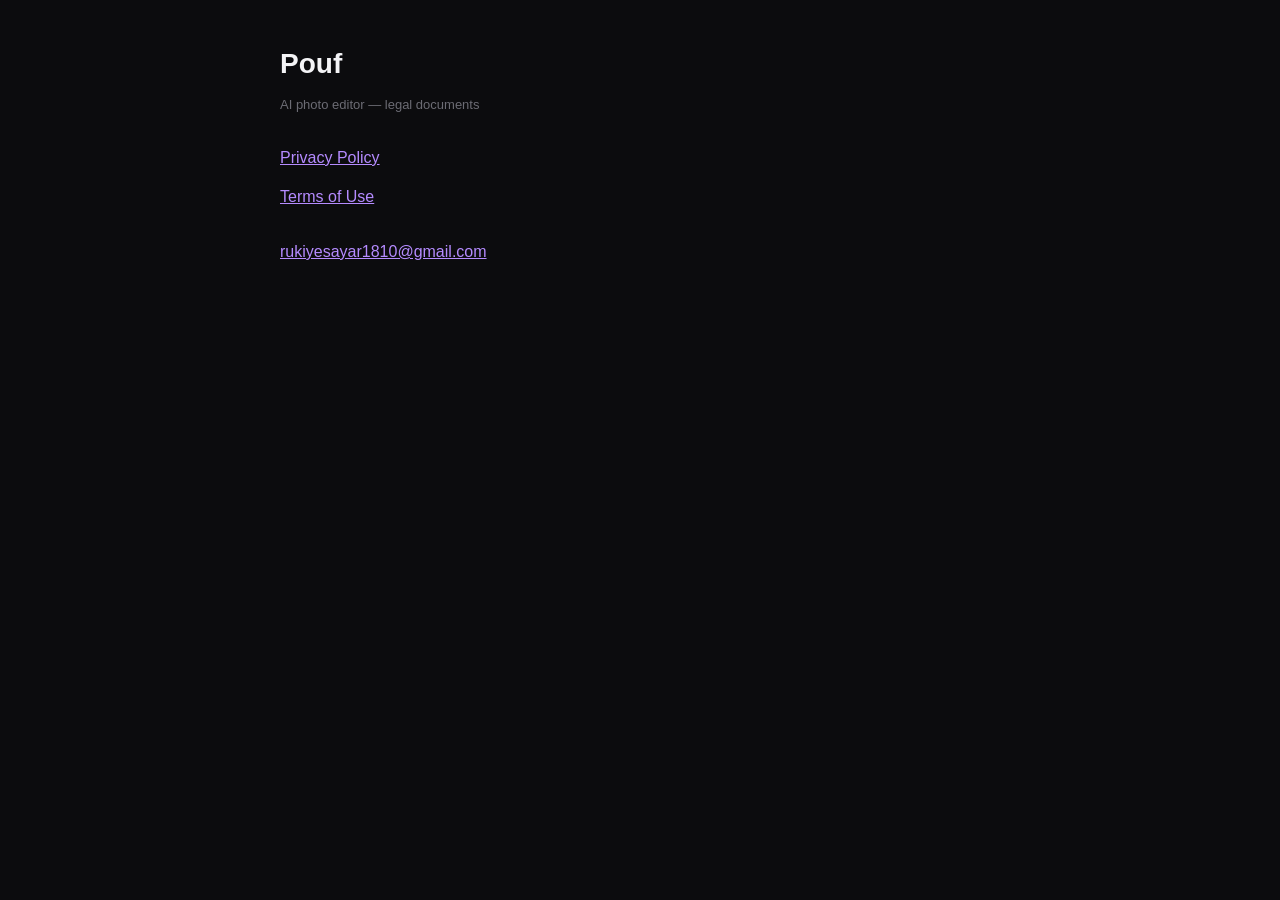
<file: index.html>
<!DOCTYPE html>
<html lang="en">
<head>
<meta charset="utf-8">
<meta name="viewport" content="width=device-width, initial-scale=1">
<title>Pouf — Legal</title>
<link rel="stylesheet" href="style.css">
</head>
<body>
<div class="wrap">
<h1>Pouf</h1>
<p class="meta">AI photo editor — legal documents</p>
<p><a href="privacy.html">Privacy Policy</a></p>
<p><a href="terms.html">Terms of Use</a></p>
<p style="margin-top:28px"><a href="mailto:rukiyesayar1810@gmail.com">rukiyesayar1810@gmail.com</a></p>
</div>
</body>
</html>
</file>
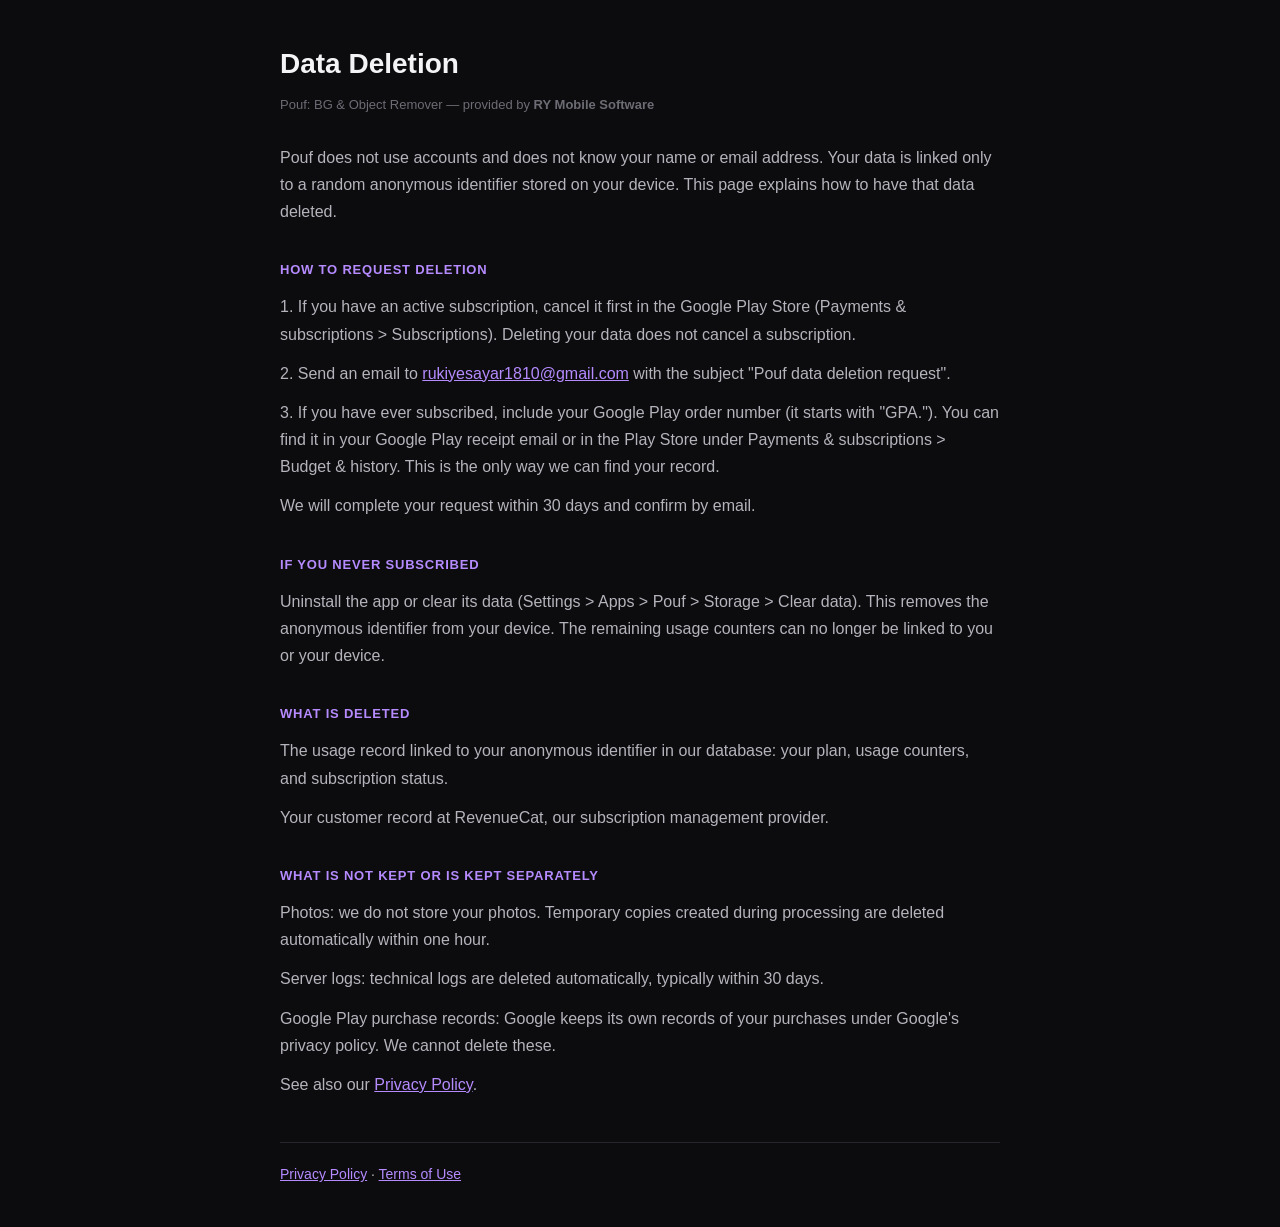
<file: delete.html>
<!DOCTYPE html>
<html lang="en">
<head>
<meta charset="utf-8">
<meta name="viewport" content="width=device-width, initial-scale=1">
<title>Data Deletion — Pouf</title>
<link rel="stylesheet" href="style.css">
</head>
<body>
<div class="wrap">

<h1>Data Deletion</h1>
<p class="meta">Pouf: BG &amp; Object Remover — provided by <strong>RY Mobile Software</strong></p>

<p>Pouf does not use accounts and does not know your name or email address. Your data is linked only to a random anonymous identifier stored on your device. This page explains how to have that data deleted.</p>

<h2>How to Request Deletion</h2>
<p>1. If you have an active subscription, cancel it first in the Google Play Store (Payments &amp; subscriptions &gt; Subscriptions). Deleting your data does not cancel a subscription.</p>
<p>2. Send an email to <a href="mailto:rukiyesayar1810@gmail.com?subject=Pouf%20data%20deletion%20request">rukiyesayar1810@gmail.com</a> with the subject "Pouf data deletion request".</p>
<p>3. If you have ever subscribed, include your Google Play order number (it starts with "GPA."). You can find it in your Google Play receipt email or in the Play Store under Payments &amp; subscriptions &gt; Budget &amp; history. This is the only way we can find your record.</p>
<p>We will complete your request within 30 days and confirm by email.</p>

<h2>If You Never Subscribed</h2>
<p>Uninstall the app or clear its data (Settings &gt; Apps &gt; Pouf &gt; Storage &gt; Clear data). This removes the anonymous identifier from your device. The remaining usage counters can no longer be linked to you or your device.</p>

<h2>What Is Deleted</h2>
<p>The usage record linked to your anonymous identifier in our database: your plan, usage counters, and subscription status.</p>
<p>Your customer record at RevenueCat, our subscription management provider.</p>

<h2>What Is Not Kept or Is Kept Separately</h2>
<p>Photos: we do not store your photos. Temporary copies created during processing are deleted automatically within one hour.</p>
<p>Server logs: technical logs are deleted automatically, typically within 30 days.</p>
<p>Google Play purchase records: Google keeps its own records of your purchases under Google's privacy policy. We cannot delete these.</p>

<p>See also our <a href="privacy.html">Privacy Policy</a>.</p>

<div class="nav"><a href="privacy.html">Privacy Policy</a> · <a href="terms.html">Terms of Use</a></div>

</div>
</body>
</html>
</file>
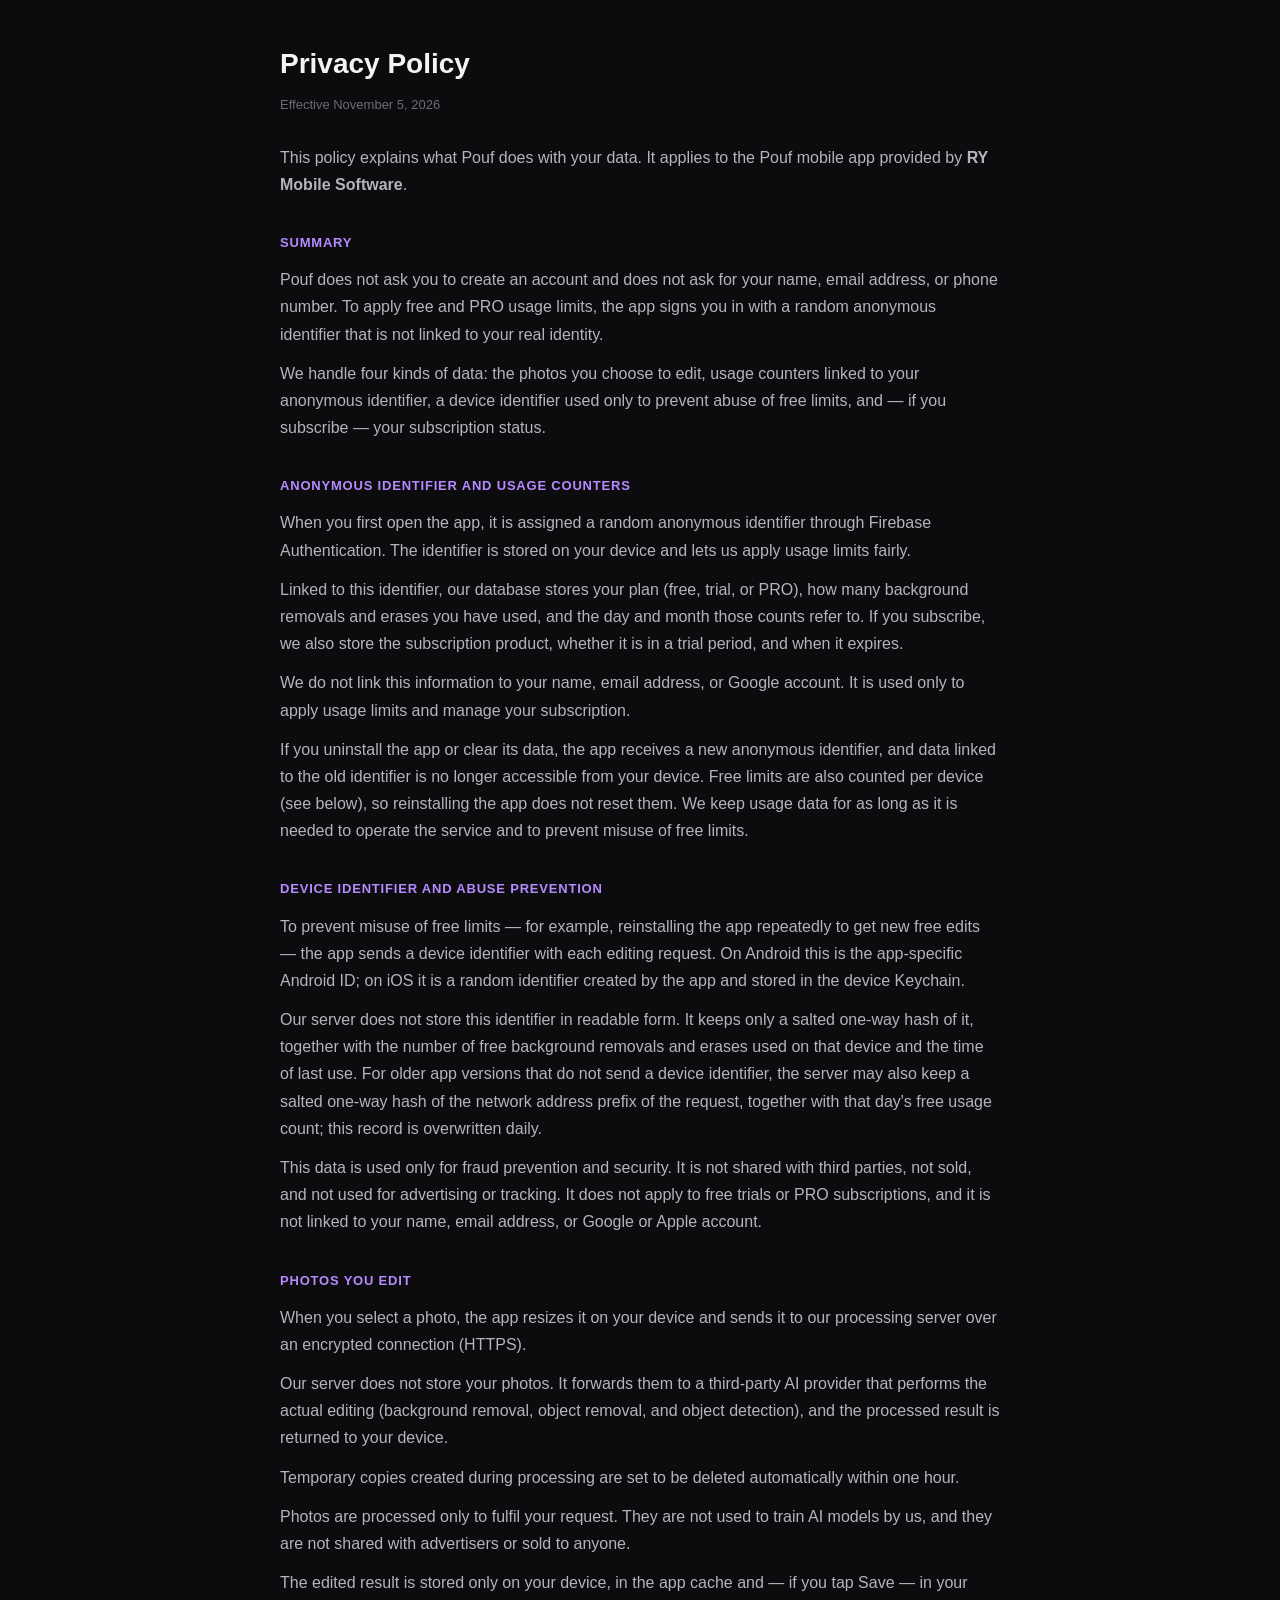
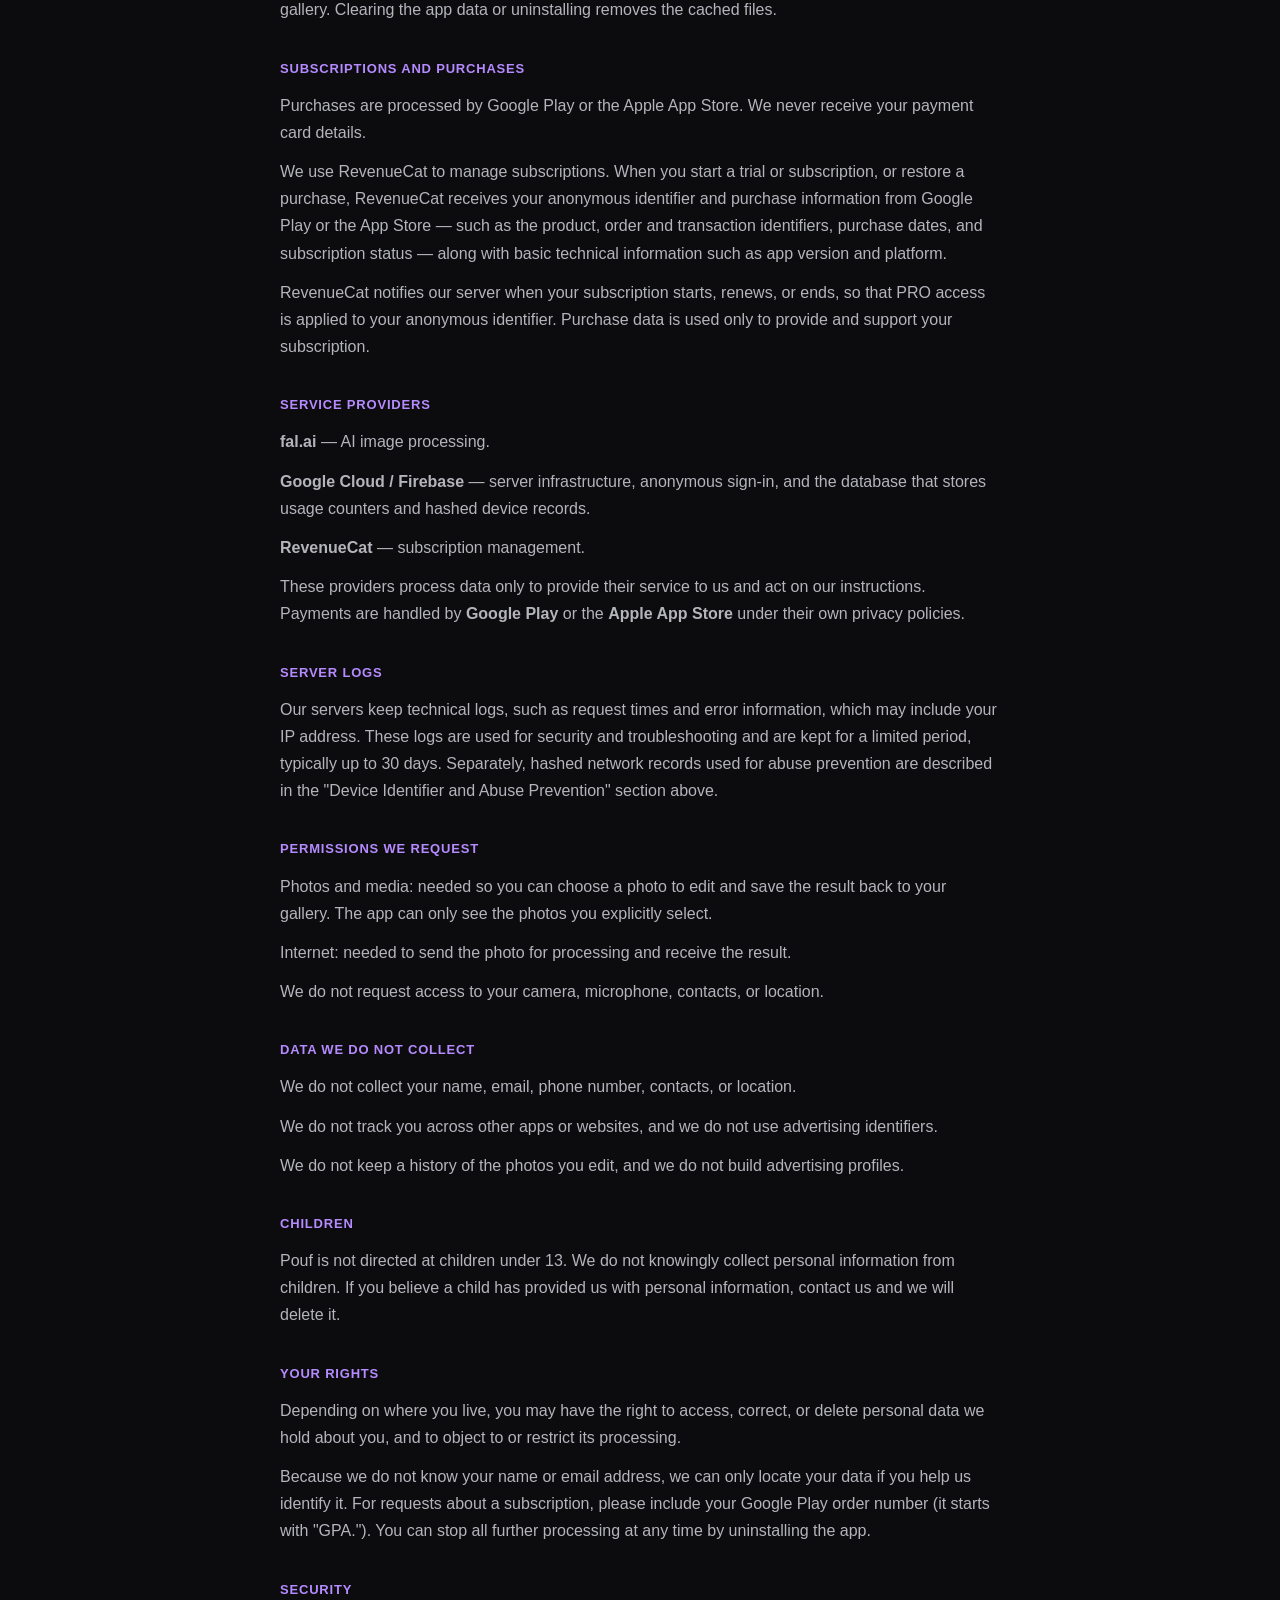
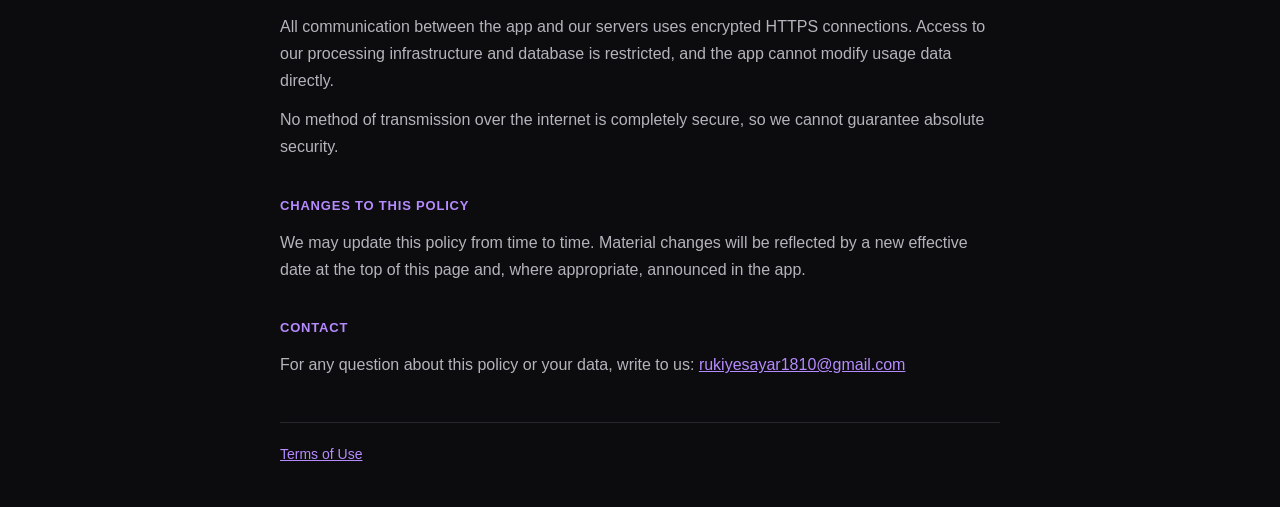
<file: privacy.html>
<!DOCTYPE html>
<html lang="en">
<head>
<meta charset="utf-8">
<meta name="viewport" content="width=device-width, initial-scale=1">
<title>Privacy Policy — Pouf</title>
<link rel="stylesheet" href="style.css">
</head>
<body>
<div class="wrap">

<h1>Privacy Policy</h1>
<p class="meta">Effective November 5, 2026</p>

<p>This policy explains what Pouf does with your data. It applies to the Pouf mobile app provided by <strong>RY Mobile Software</strong>.</p>

<h2>Summary</h2>
<p>Pouf does not ask you to create an account and does not ask for your name, email address, or phone number. To apply free and PRO usage limits, the app signs you in with a random anonymous identifier that is not linked to your real identity.</p>
<p>We handle four kinds of data: the photos you choose to edit, usage counters linked to your anonymous identifier, a device identifier used only to prevent abuse of free limits, and — if you subscribe — your subscription status.</p>

<h2>Anonymous Identifier and Usage Counters</h2>
<p>When you first open the app, it is assigned a random anonymous identifier through Firebase Authentication. The identifier is stored on your device and lets us apply usage limits fairly.</p>
<p>Linked to this identifier, our database stores your plan (free, trial, or PRO), how many background removals and erases you have used, and the day and month those counts refer to. If you subscribe, we also store the subscription product, whether it is in a trial period, and when it expires.</p>
<p>We do not link this information to your name, email address, or Google account. It is used only to apply usage limits and manage your subscription.</p>
<p>If you uninstall the app or clear its data, the app receives a new anonymous identifier, and data linked to the old identifier is no longer accessible from your device. Free limits are also counted per device (see below), so reinstalling the app does not reset them. We keep usage data for as long as it is needed to operate the service and to prevent misuse of free limits.</p>

<h2>Device Identifier and Abuse Prevention</h2>
<p>To prevent misuse of free limits — for example, reinstalling the app repeatedly to get new free edits — the app sends a device identifier with each editing request. On Android this is the app-specific Android ID; on iOS it is a random identifier created by the app and stored in the device Keychain.</p>
<p>Our server does not store this identifier in readable form. It keeps only a salted one-way hash of it, together with the number of free background removals and erases used on that device and the time of last use. For older app versions that do not send a device identifier, the server may also keep a salted one-way hash of the network address prefix of the request, together with that day's free usage count; this record is overwritten daily.</p>
<p>This data is used only for fraud prevention and security. It is not shared with third parties, not sold, and not used for advertising or tracking. It does not apply to free trials or PRO subscriptions, and it is not linked to your name, email address, or Google or Apple account.</p>

<h2>Photos You Edit</h2>
<p>When you select a photo, the app resizes it on your device and sends it to our processing server over an encrypted connection (HTTPS).</p>
<p>Our server does not store your photos. It forwards them to a third-party AI provider that performs the actual editing (background removal, object removal, and object detection), and the processed result is returned to your device.</p>
<p>Temporary copies created during processing are set to be deleted automatically within one hour.</p>
<p>Photos are processed only to fulfil your request. They are not used to train AI models by us, and they are not shared with advertisers or sold to anyone.</p>
<p>The edited result is stored only on your device, in the app cache and — if you tap Save — in your gallery. Clearing the app data or uninstalling removes the cached files.</p>

<h2>Subscriptions and Purchases</h2>
<p>Purchases are processed by Google Play or the Apple App Store. We never receive your payment card details.</p>
<p>We use RevenueCat to manage subscriptions. When you start a trial or subscription, or restore a purchase, RevenueCat receives your anonymous identifier and purchase information from Google Play or the App Store — such as the product, order and transaction identifiers, purchase dates, and subscription status — along with basic technical information such as app version and platform.</p>
<p>RevenueCat notifies our server when your subscription starts, renews, or ends, so that PRO access is applied to your anonymous identifier. Purchase data is used only to provide and support your subscription.</p>

<h2>Service Providers</h2>
<p><strong>fal.ai</strong> — AI image processing.</p>
<p><strong>Google Cloud / Firebase</strong> — server infrastructure, anonymous sign-in, and the database that stores usage counters and hashed device records.</p>
<p><strong>RevenueCat</strong> — subscription management.</p>
<p>These providers process data only to provide their service to us and act on our instructions. Payments are handled by <strong>Google Play</strong> or the <strong>Apple App Store</strong> under their own privacy policies.</p>

<h2>Server Logs</h2>
<p>Our servers keep technical logs, such as request times and error information, which may include your IP address. These logs are used for security and troubleshooting and are kept for a limited period, typically up to 30 days. Separately, hashed network records used for abuse prevention are described in the "Device Identifier and Abuse Prevention" section above.</p>

<h2>Permissions We Request</h2>
<p>Photos and media: needed so you can choose a photo to edit and save the result back to your gallery. The app can only see the photos you explicitly select.</p>
<p>Internet: needed to send the photo for processing and receive the result.</p>
<p>We do not request access to your camera, microphone, contacts, or location.</p>

<h2>Data We Do Not Collect</h2>
<p>We do not collect your name, email, phone number, contacts, or location.</p>
<p>We do not track you across other apps or websites, and we do not use advertising identifiers.</p>
<p>We do not keep a history of the photos you edit, and we do not build advertising profiles.</p>

<h2>Children</h2>
<p>Pouf is not directed at children under 13. We do not knowingly collect personal information from children. If you believe a child has provided us with personal information, contact us and we will delete it.</p>

<h2>Your Rights</h2>
<p>Depending on where you live, you may have the right to access, correct, or delete personal data we hold about you, and to object to or restrict its processing.</p>
<p>Because we do not know your name or email address, we can only locate your data if you help us identify it. For requests about a subscription, please include your Google Play order number (it starts with "GPA."). You can stop all further processing at any time by uninstalling the app.</p>

<h2>Security</h2>
<p>All communication between the app and our servers uses encrypted HTTPS connections. Access to our processing infrastructure and database is restricted, and the app cannot modify usage data directly.</p>
<p>No method of transmission over the internet is completely secure, so we cannot guarantee absolute security.</p>

<h2>Changes to This Policy</h2>
<p>We may update this policy from time to time. Material changes will be reflected by a new effective date at the top of this page and, where appropriate, announced in the app.</p>

<h2>Contact</h2>
<p>For any question about this policy or your data, write to us: <a href="mailto:rukiyesayar1810@gmail.com">rukiyesayar1810@gmail.com</a></p>

<div class="nav"><a href="terms.html">Terms of Use</a></div>

</div>
</body>
</html>
</file>
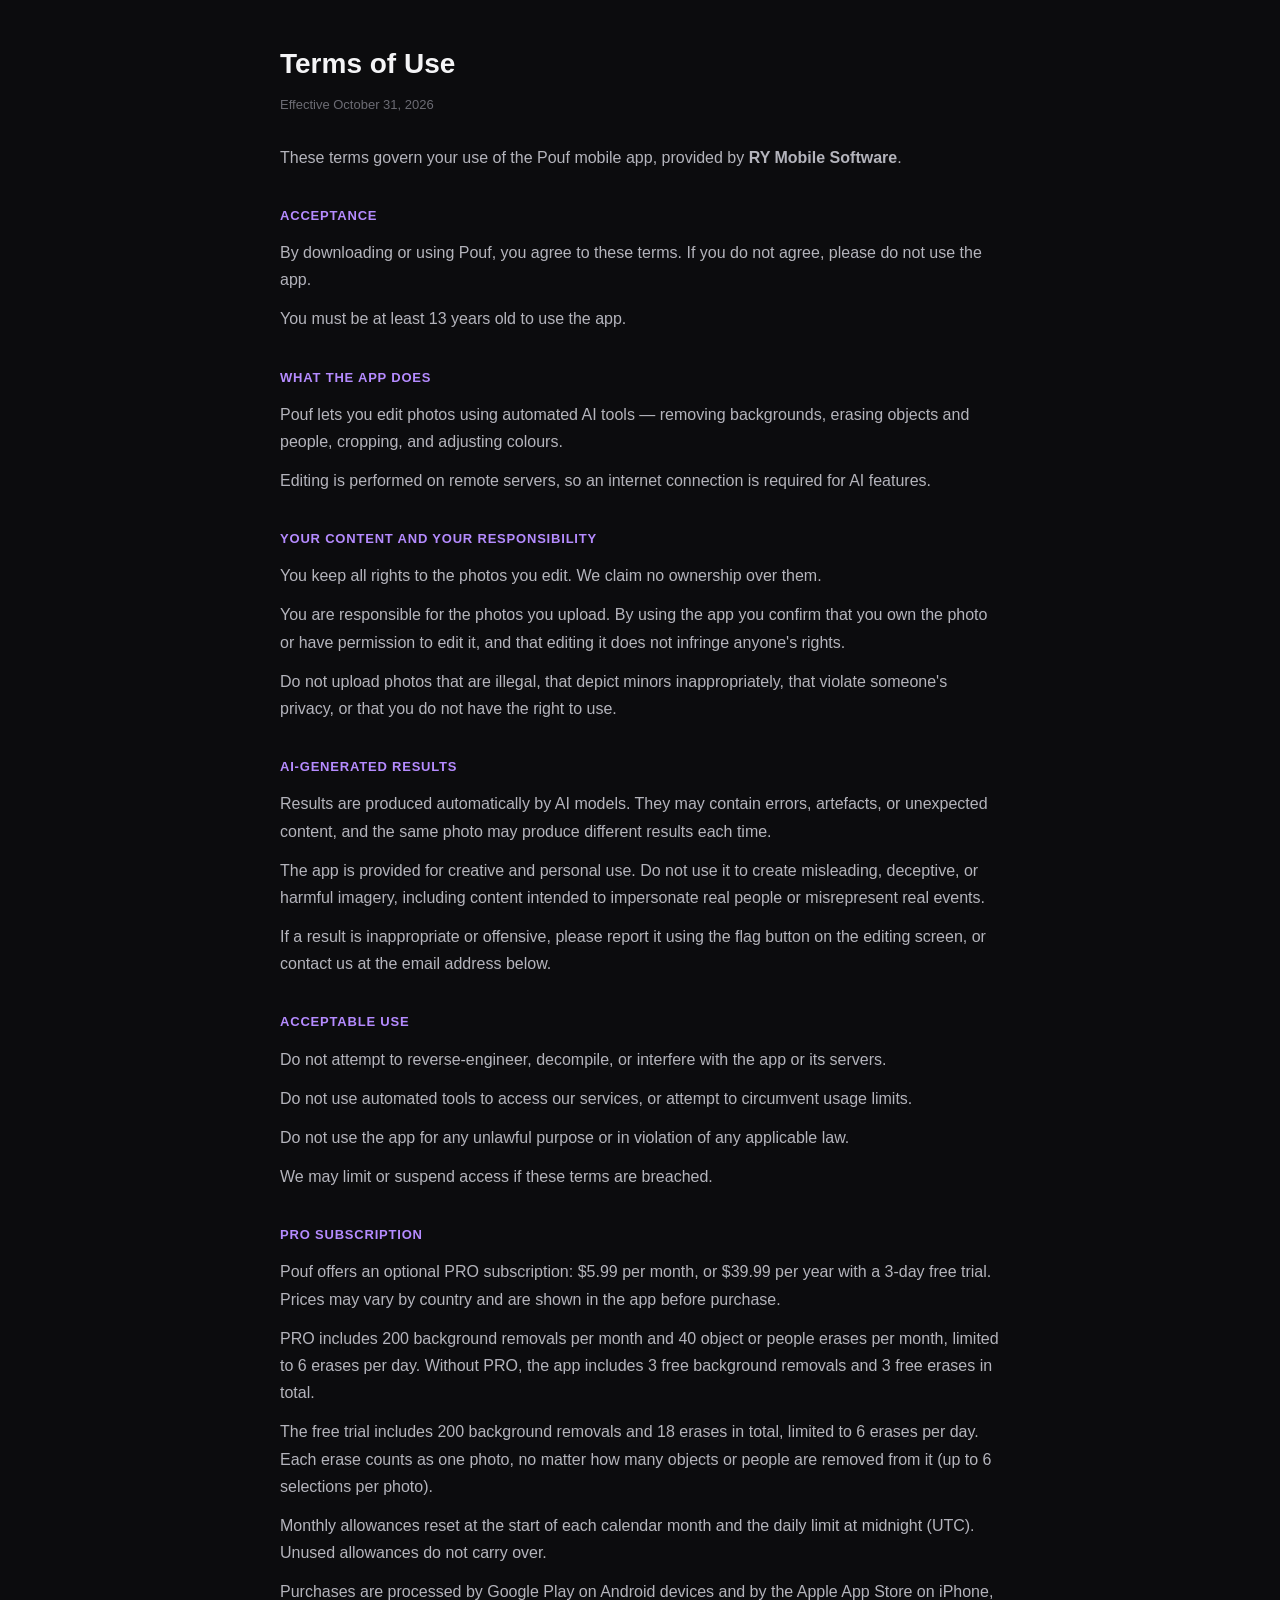
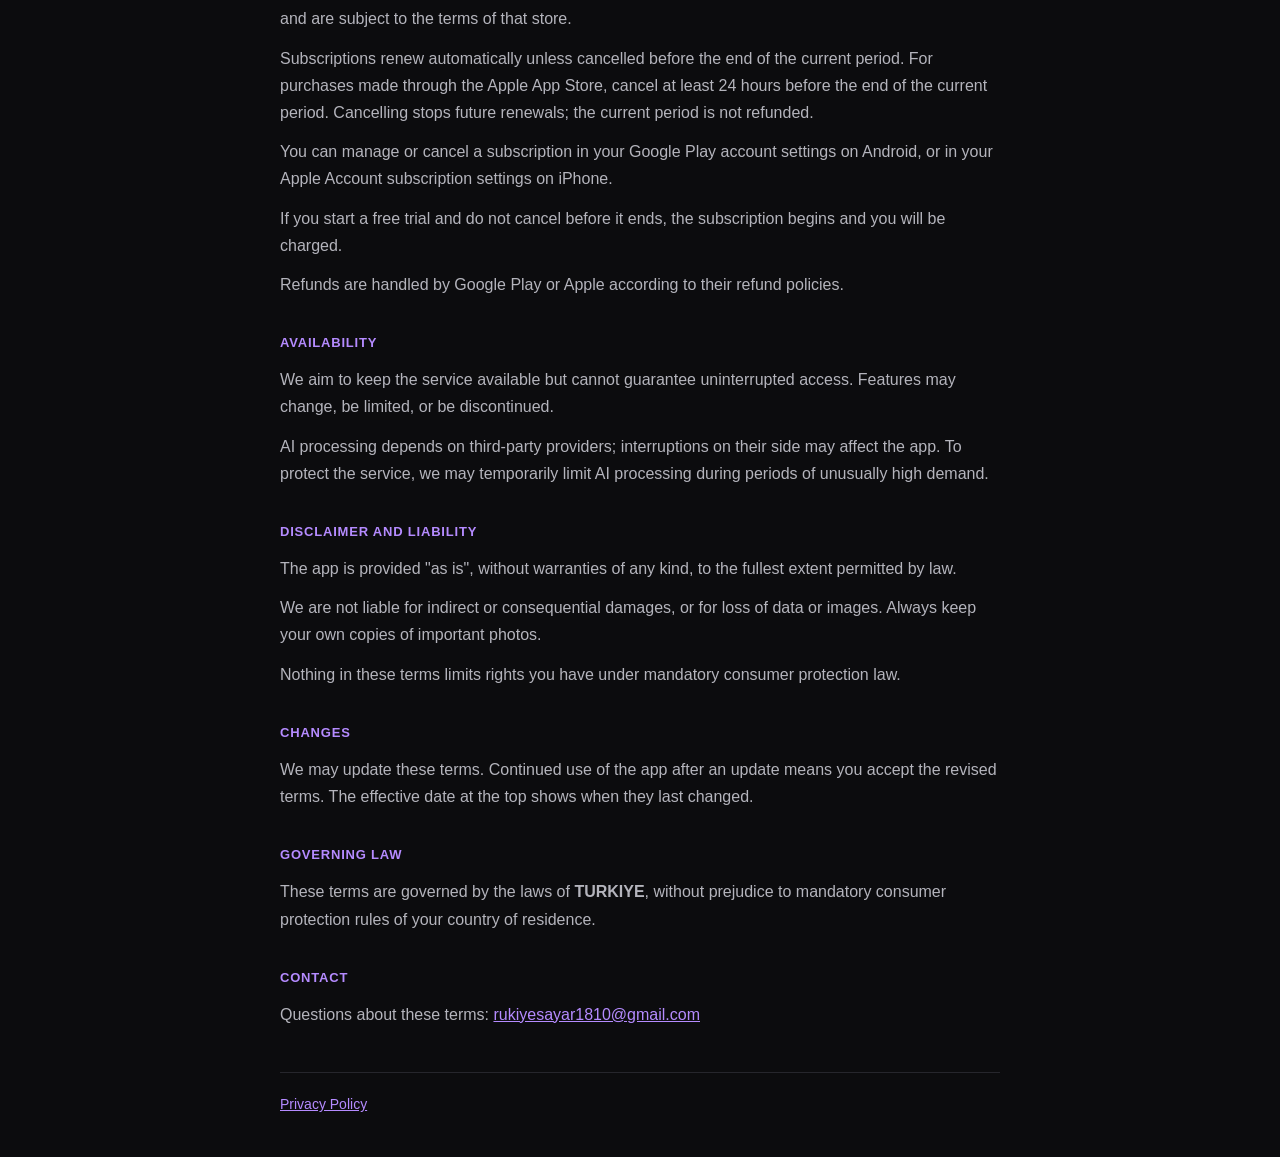
<file: terms.html>
<!DOCTYPE html>
<html lang="en">
<head>
<meta charset="utf-8">
<meta name="viewport" content="width=device-width, initial-scale=1">
<title>Terms of Use — Pouf</title>
<link rel="stylesheet" href="style.css">
</head>
<body>
<div class="wrap">

<h1>Terms of Use</h1>
<p class="meta">Effective October 31, 2026</p>

<p>These terms govern your use of the Pouf mobile app, provided by <strong>RY Mobile Software</strong>.</p>

<h2>Acceptance</h2>
<p>By downloading or using Pouf, you agree to these terms. If you do not agree, please do not use the app.</p>
<p>You must be at least 13 years old to use the app.</p>

<h2>What the App Does</h2>
<p>Pouf lets you edit photos using automated AI tools — removing backgrounds, erasing objects and people, cropping, and adjusting colours.</p>
<p>Editing is performed on remote servers, so an internet connection is required for AI features.</p>

<h2>Your Content and Your Responsibility</h2>
<p>You keep all rights to the photos you edit. We claim no ownership over them.</p>
<p>You are responsible for the photos you upload. By using the app you confirm that you own the photo or have permission to edit it, and that editing it does not infringe anyone's rights.</p>
<p>Do not upload photos that are illegal, that depict minors inappropriately, that violate someone's privacy, or that you do not have the right to use.</p>

<h2>AI-Generated Results</h2>
<p>Results are produced automatically by AI models. They may contain errors, artefacts, or unexpected content, and the same photo may produce different results each time.</p>
<p>The app is provided for creative and personal use. Do not use it to create misleading, deceptive, or harmful imagery, including content intended to impersonate real people or misrepresent real events.</p>
<p>If a result is inappropriate or offensive, please report it using the flag button on the editing screen, or contact us at the email address below.</p>

<h2>Acceptable Use</h2>
<p>Do not attempt to reverse-engineer, decompile, or interfere with the app or its servers.</p>
<p>Do not use automated tools to access our services, or attempt to circumvent usage limits.</p>
<p>Do not use the app for any unlawful purpose or in violation of any applicable law.</p>
<p>We may limit or suspend access if these terms are breached.</p>

<h2>PRO Subscription</h2>
<p>Pouf offers an optional PRO subscription: $5.99 per month, or $39.99 per year with a 3-day free trial. Prices may vary by country and are shown in the app before purchase.</p>
<p>PRO includes 200 background removals per month and 40 object or people erases per month, limited to 6 erases per day. Without PRO, the app includes 3 free background removals and 3 free erases in total.</p>
<p>The free trial includes 200 background removals and 18 erases in total, limited to 6 erases per day. Each erase counts as one photo, no matter how many objects or people are removed from it (up to 6 selections per photo).</p>
<p>Monthly allowances reset at the start of each calendar month and the daily limit at midnight (UTC). Unused allowances do not carry over.</p>
<p>Purchases are processed by Google Play on Android devices and by the Apple App Store on iPhone, and are subject to the terms of that store.</p>
<p>Subscriptions renew automatically unless cancelled before the end of the current period. For purchases made through the Apple App Store, cancel at least 24 hours before the end of the current period. Cancelling stops future renewals; the current period is not refunded.</p>
<p>You can manage or cancel a subscription in your Google Play account settings on Android, or in your Apple Account subscription settings on iPhone.</p>
<p>If you start a free trial and do not cancel before it ends, the subscription begins and you will be charged.</p>
<p>Refunds are handled by Google Play or Apple according to their refund policies.</p>

<h2>Availability</h2>
<p>We aim to keep the service available but cannot guarantee uninterrupted access. Features may change, be limited, or be discontinued.</p>
<p>AI processing depends on third-party providers; interruptions on their side may affect the app. To protect the service, we may temporarily limit AI processing during periods of unusually high demand.</p>

<h2>Disclaimer and Liability</h2>
<p>The app is provided "as is", without warranties of any kind, to the fullest extent permitted by law.</p>
<p>We are not liable for indirect or consequential damages, or for loss of data or images. Always keep your own copies of important photos.</p>
<p>Nothing in these terms limits rights you have under mandatory consumer protection law.</p>

<h2>Changes</h2>
<p>We may update these terms. Continued use of the app after an update means you accept the revised terms. The effective date at the top shows when they last changed.</p>

<h2>Governing Law</h2>
<p>These terms are governed by the laws of <strong>TURKIYE</strong>, without prejudice to mandatory consumer protection rules of your country of residence.</p>

<h2>Contact</h2>
<p>Questions about these terms: <a href="mailto:rukiyesayar1810@gmail.com">rukiyesayar1810@gmail.com</a></p>

<div class="nav"><a href="privacy.html">Privacy Policy</a></div>

</div>
</body>
</html>
</file>
<file: style.css>
:root { color-scheme: dark; }
* { box-sizing: border-box; }
body {
  margin: 0; padding: 40px 20px;
  background: #0C0C0E; color: #B4B4BC;
  font: 16px/1.7 -apple-system, BlinkMacSystemFont, "Segoe UI", Roboto, sans-serif;
}
.wrap { max-width: 720px; margin: 0 auto; }
h1 { color: #F4F4F6; font-size: 28px; margin: 0 0 6px; }
.meta { color: #6C6C74; font-size: 13px; margin-bottom: 28px; }
h2 {
  color: #B58BFF; font-size: 13px; font-weight: 700;
  letter-spacing: 0.8px; text-transform: uppercase;
  margin: 34px 0 12px;
}
p { margin: 0 0 12px; }
a { color: #B58BFF; }
.nav { margin-top: 44px; padding-top: 20px; border-top: 1px solid #26262C; font-size: 14px; }
</file>
